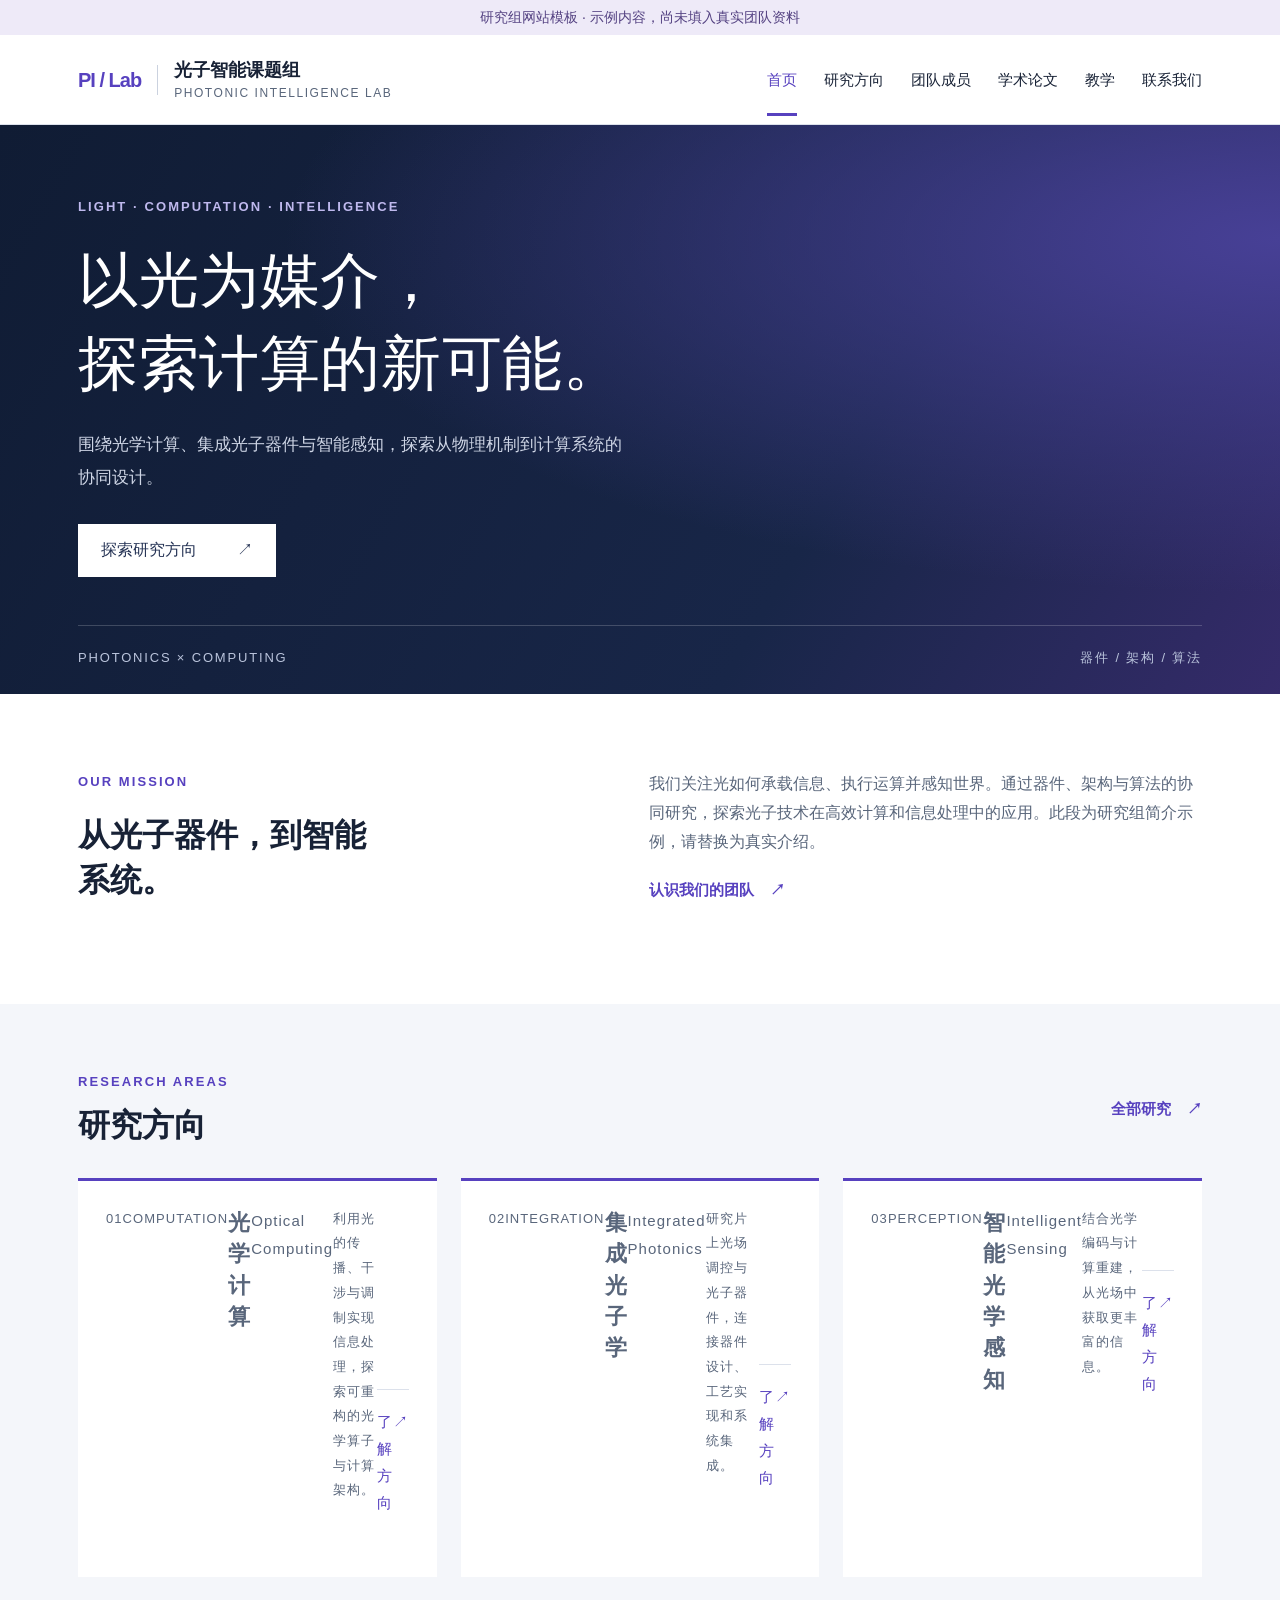
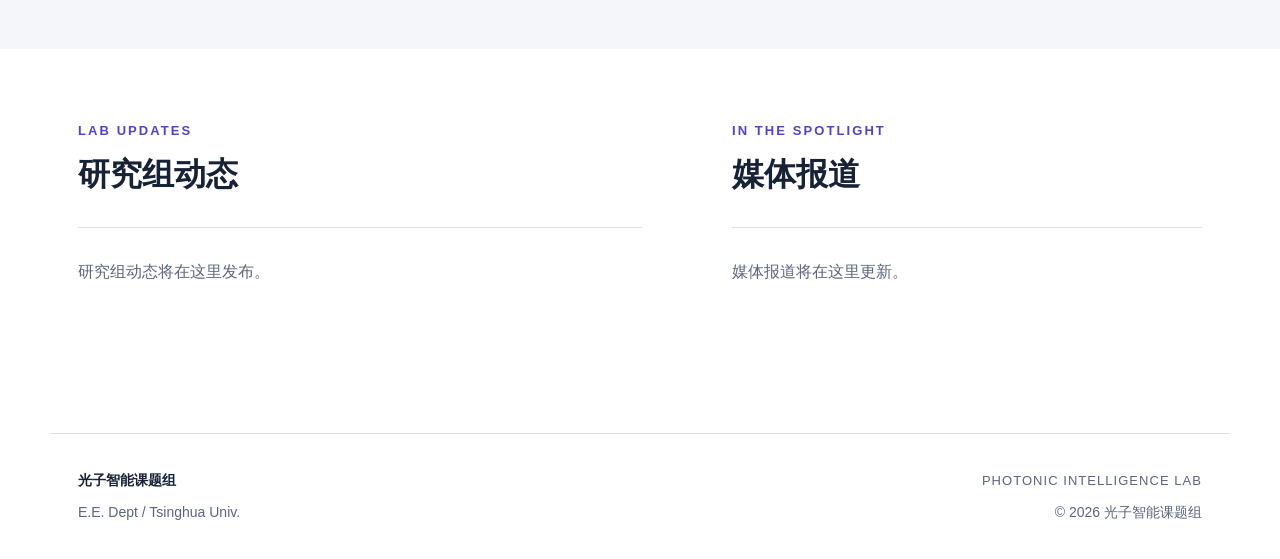
<file: index.html>
<!doctype html>
<html lang="zh-CN"><head><meta charset="utf-8"><meta name="viewport" content="width=device-width,initial-scale=1"><meta name="description" content="探索光子与智能的交汇：光学计算、集成光子学与智能感知。"><meta name="color-scheme" content="light"><title>首页 | 光子智能课题组</title><link rel="stylesheet" href="style.css"><script src="main.js" defer></script></head>
<body><a class="skip" href="#main">跳转至正文</a><div class="demo">研究组网站模板 · 示例内容，尚未填入真实团队资料</div><header><div class="header-inner"><a class="brand" href="index.html"><span class="monogram">PI / Lab</span><span>光子智能课题组<small>PHOTONIC INTELLIGENCE LAB</small></span></a><button class="menu-toggle" aria-expanded="false" aria-controls="navigation">菜单 <span aria-hidden="true">☰</span></button><nav id="navigation" aria-label="主导航"><a href="index.html" aria-current=page>首页</a><a href="research.html" >研究方向</a><a href="people.html" >团队成员</a><a href="publications.html" >学术论文</a><a href="teaching.html" >教学</a><a href="contact.html" >联系我们</a></nav></div></header>
<main id="main"><section class="hero"><div class="hero-inner"><p class="eyebrow">LIGHT · COMPUTATION · INTELLIGENCE</p><h1>以光为媒介，<br>探索计算的新可能。</h1><p>围绕光学计算、集成光子器件与智能感知，探索从物理机制到计算系统的协同设计。</p><a class="button" href="research.html">探索研究方向 <span aria-hidden="true">↗</span></a><div class="hero-bottom"><span>PHOTONICS × COMPUTING</span><span>器件 / 架构 / 算法</span></div></div></section>
<section class="wrap mission"><div><p class="eyebrow">OUR MISSION</p><h2>从光子器件，到智能系统。</h2></div><div><p>我们关注光如何承载信息、执行运算并感知世界。通过器件、架构与算法的协同研究，探索光子技术在高效计算和信息处理中的应用。此段为研究组简介示例，请替换为真实介绍。</p><a class="text-link" href="people.html">认识我们的团队 <span aria-hidden="true">↗</span></a></div></section>
<section class="research-section"><div class="wrap"><div class="section-title"><div><p class="eyebrow">RESEARCH AREAS</p><h2>研究方向</h2></div><a class="text-link" href="research.html">全部研究 <span aria-hidden="true">↗</span></a></div><div class="research-grid"><a class="research-card" href="research.html#r1"><span class="card-top"><span>01</span><span>COMPUTATION</span><h3>光学计算</h3><p class="english">Optical Computing</p><p>利用光的传播、干涉与调制实现信息处理，探索可重构的光学算子与计算架构。</p><span class="card-end">了解方向 <span aria-hidden="true">↗</span></span></a><a class="research-card" href="research.html#r2"><span class="card-top"><span>02</span><span>INTEGRATION</span><h3>集成光子学</h3><p class="english">Integrated Photonics</p><p>研究片上光场调控与光子器件，连接器件设计、工艺实现和系统集成。</p><span class="card-end">了解方向 <span aria-hidden="true">↗</span></span></a><a class="research-card" href="research.html#r3"><span class="card-top"><span>03</span><span>PERCEPTION</span><h3>智能光学感知</h3><p class="english">Intelligent Sensing</p><p>结合光学编码与计算重建，从光场中获取更丰富的信息。</p><span class="card-end">了解方向 <span aria-hidden="true">↗</span></span></a></div></div></section>
<section class="wrap news-grid"><div><div class="section-title"><div><p class="eyebrow">LAB UPDATES</p><h2>研究组动态</h2></div></div><p class="empty">研究组动态将在这里发布。</p></div><div><div class="section-title"><div><p class="eyebrow">IN THE SPOTLIGHT</p><h2>媒体报道</h2></div></div><p class="empty">媒体报道将在这里更新。</p></div></section></main><footer><div><strong>光子智能课题组</strong><p>E.E. Dept / Tsinghua Univ.</p></div><div class="footer-right"><span>PHOTONIC INTELLIGENCE LAB</span><p>© <span id="year">2026</span> 光子智能课题组</p></div></footer></body></html>
</file>
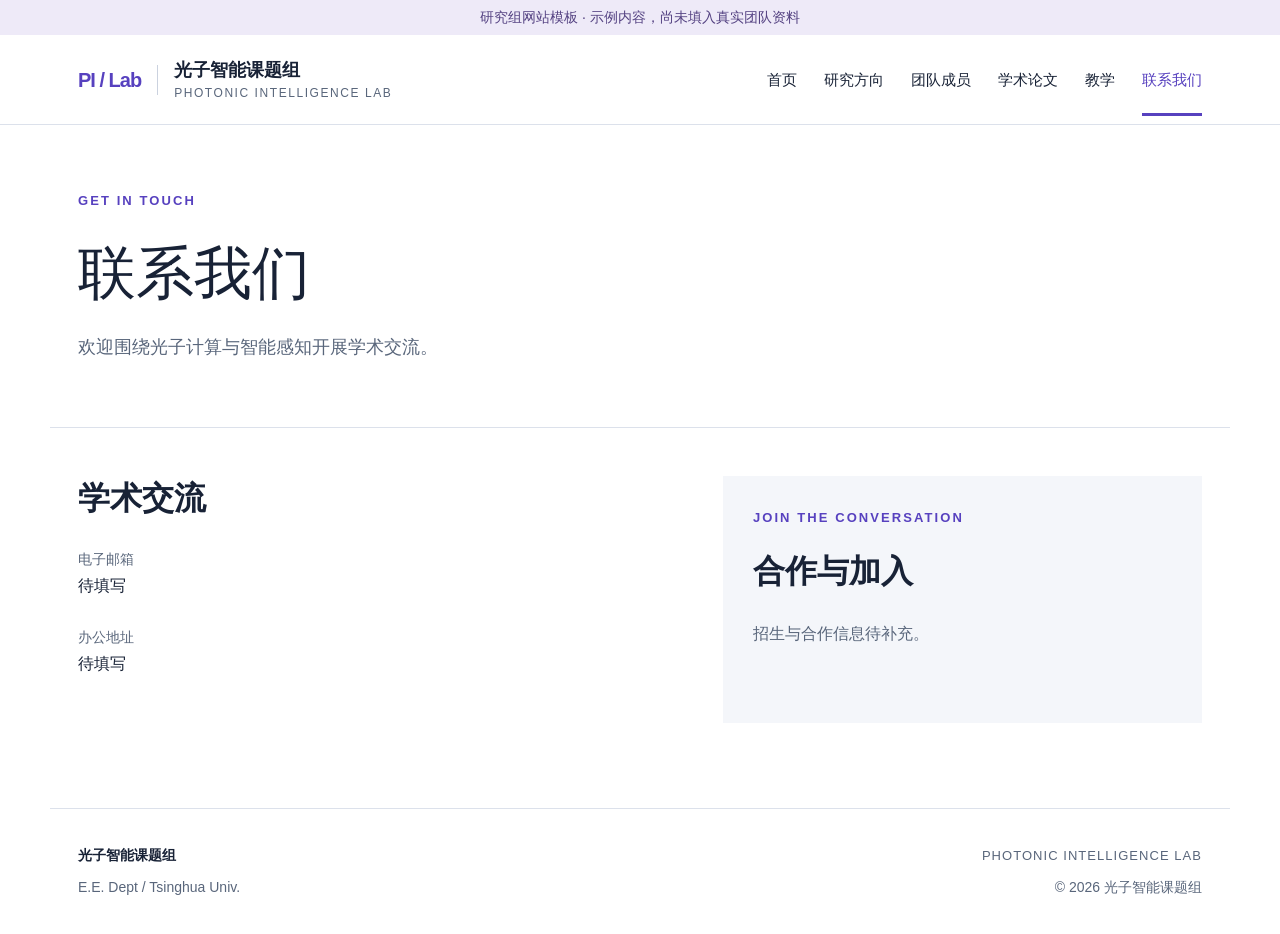
<file: contact.html>
<!doctype html>
<html lang="zh-CN"><head><meta charset="utf-8"><meta name="viewport" content="width=device-width,initial-scale=1"><meta name="description" content="探索光子与智能的交汇：光学计算、集成光子学与智能感知。"><meta name="color-scheme" content="light"><title>联系我们 | 光子智能课题组</title><link rel="stylesheet" href="style.css"><script src="main.js" defer></script></head>
<body><a class="skip" href="#main">跳转至正文</a><div class="demo">研究组网站模板 · 示例内容，尚未填入真实团队资料</div><header><div class="header-inner"><a class="brand" href="index.html"><span class="monogram">PI / Lab</span><span>光子智能课题组<small>PHOTONIC INTELLIGENCE LAB</small></span></a><button class="menu-toggle" aria-expanded="false" aria-controls="navigation">菜单 <span aria-hidden="true">☰</span></button><nav id="navigation" aria-label="主导航"><a href="index.html" >首页</a><a href="research.html" >研究方向</a><a href="people.html" >团队成员</a><a href="publications.html" >学术论文</a><a href="teaching.html" >教学</a><a href="contact.html" aria-current=page>联系我们</a></nav></div></header>
<main id="main"><section class="page-head wrap"><p class="eyebrow">GET IN TOUCH</p><h1>联系我们</h1><p class="lead">欢迎围绕光子计算与智能感知开展学术交流。</p></section><section class="wrap page-content contact-grid"><div><h2>学术交流</h2><dl><dt>电子邮箱</dt><dd>待填写</dd><dt>办公地址</dt><dd>待填写</dd></dl></div><aside><p class="eyebrow">JOIN THE CONVERSATION</p><h2>合作与加入</h2><p>招生与合作信息待补充。</p></aside></section></main><footer><div><strong>光子智能课题组</strong><p>E.E. Dept / Tsinghua Univ.</p></div><div class="footer-right"><span>PHOTONIC INTELLIGENCE LAB</span><p>© <span id="year">2026</span> 光子智能课题组</p></div></footer></body></html>
</file>
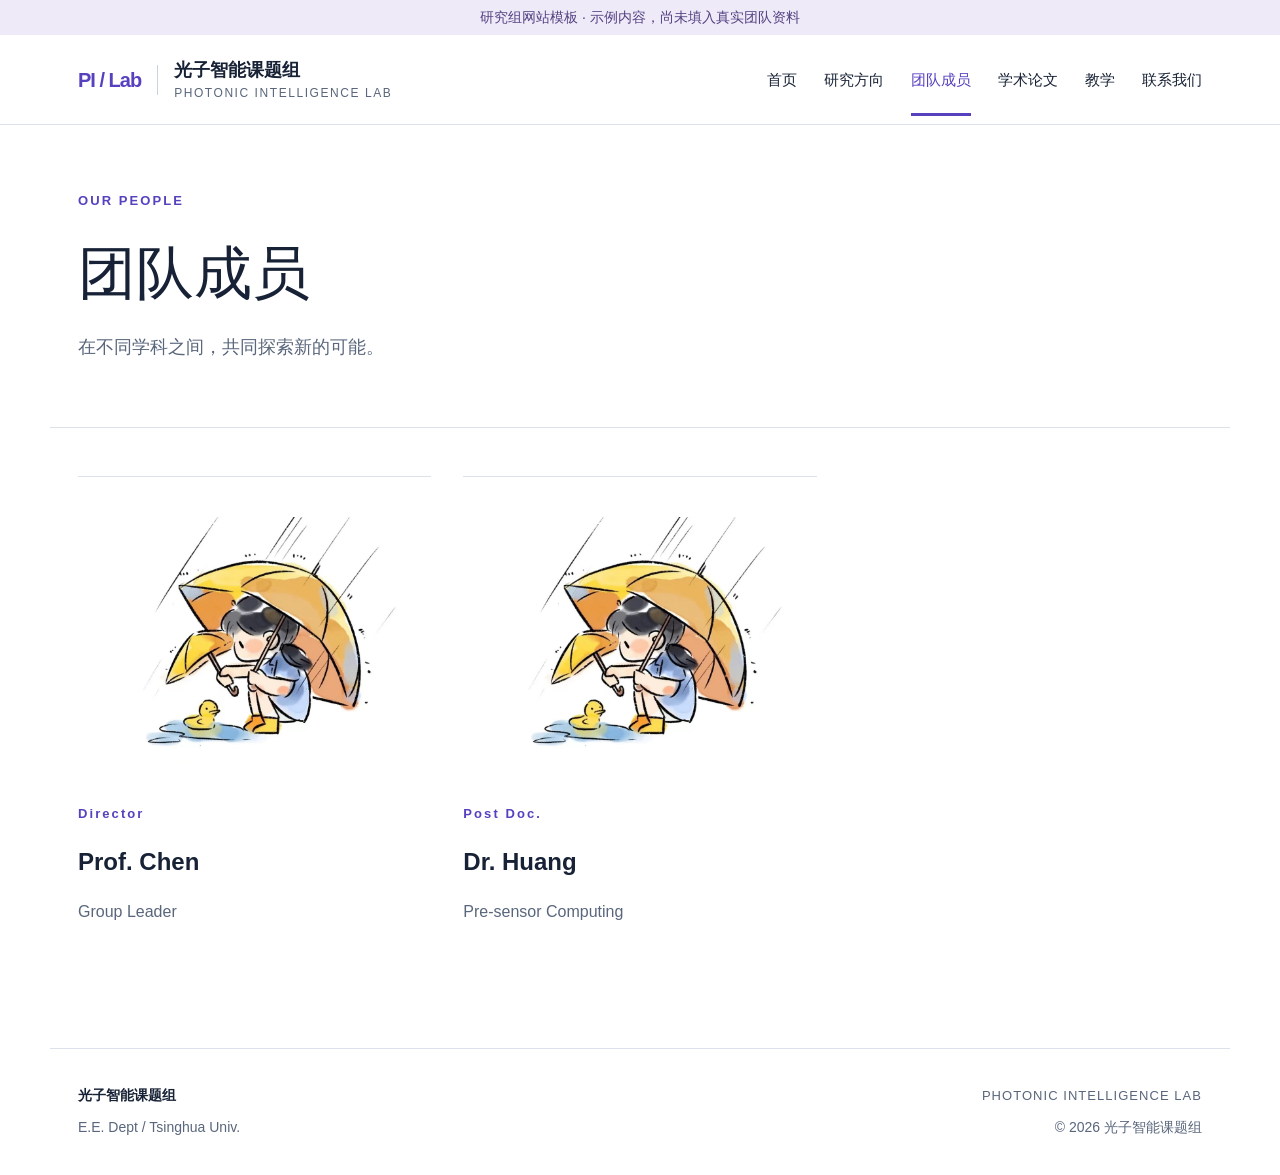
<file: people.html>
<!doctype html>
<html lang="zh-CN"><head><meta charset="utf-8"><meta name="viewport" content="width=device-width,initial-scale=1"><meta name="description" content="探索光子与智能的交汇：光学计算、集成光子学与智能感知。"><meta name="color-scheme" content="light"><title>团队成员 | 光子智能课题组</title><link rel="stylesheet" href="style.css"><script src="main.js" defer></script></head>
<body><a class="skip" href="#main">跳转至正文</a><div class="demo">研究组网站模板 · 示例内容，尚未填入真实团队资料</div><header><div class="header-inner"><a class="brand" href="index.html"><span class="monogram">PI / Lab</span><span>光子智能课题组<small>PHOTONIC INTELLIGENCE LAB</small></span></a><button class="menu-toggle" aria-expanded="false" aria-controls="navigation">菜单 <span aria-hidden="true">☰</span></button><nav id="navigation" aria-label="主导航"><a href="index.html" >首页</a><a href="research.html" >研究方向</a><a href="people.html" aria-current=page>团队成员</a><a href="publications.html" >学术论文</a><a href="teaching.html" >教学</a><a href="contact.html" >联系我们</a></nav></div></header>
<main id="main"><section class="page-head wrap"><p class="eyebrow">OUR PEOPLE</p><h1>团队成员</h1><p class="lead">在不同学科之间，共同探索新的可能。</p></section><section class="wrap page-content people-grid"><article class="person"><img class="content-image" src="assets/Prof.jpg" alt="Prof. Chen" loading="lazy" width="800" height="500"><p class="eyebrow">Director</p><h2>Prof. Chen</h2><p>Group Leader</p></article><article class="person"><img class="content-image" src="assets/PostD.jpg" alt="Dr. Huang" loading="lazy" width="800" height="500"><p class="eyebrow">Post Doc.</p><h2>Dr. Huang</h2><p>Pre-sensor Computing</p></article></section></main><footer><div><strong>光子智能课题组</strong><p>E.E. Dept / Tsinghua Univ.</p></div><div class="footer-right"><span>PHOTONIC INTELLIGENCE LAB</span><p>© <span id="year">2026</span> 光子智能课题组</p></div></footer></body></html>
</file>
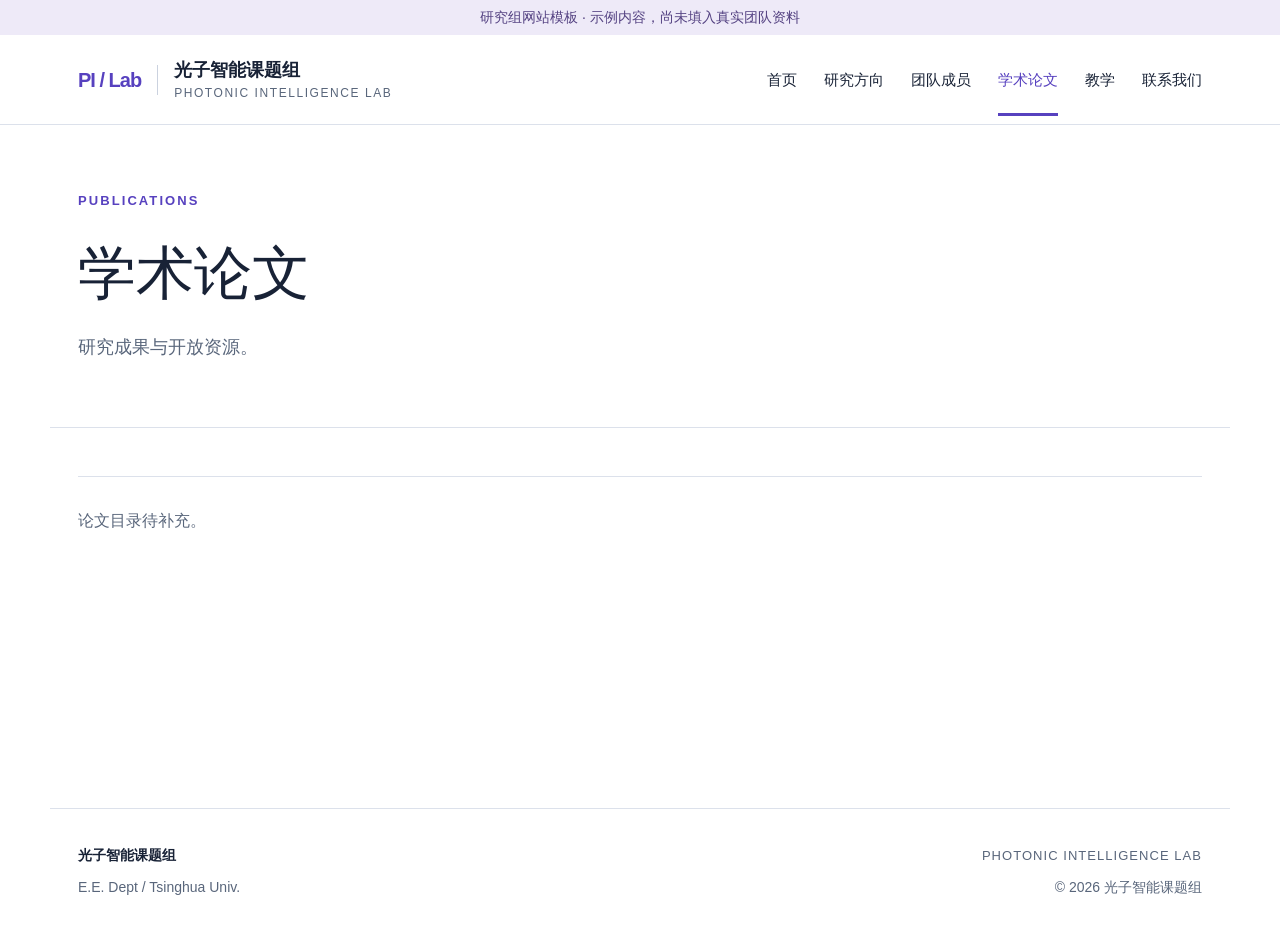
<file: publications.html>
<!doctype html>
<html lang="zh-CN"><head><meta charset="utf-8"><meta name="viewport" content="width=device-width,initial-scale=1"><meta name="description" content="探索光子与智能的交汇：光学计算、集成光子学与智能感知。"><meta name="color-scheme" content="light"><title>学术论文 | 光子智能课题组</title><link rel="stylesheet" href="style.css"><script src="main.js" defer></script></head>
<body><a class="skip" href="#main">跳转至正文</a><div class="demo">研究组网站模板 · 示例内容，尚未填入真实团队资料</div><header><div class="header-inner"><a class="brand" href="index.html"><span class="monogram">PI / Lab</span><span>光子智能课题组<small>PHOTONIC INTELLIGENCE LAB</small></span></a><button class="menu-toggle" aria-expanded="false" aria-controls="navigation">菜单 <span aria-hidden="true">☰</span></button><nav id="navigation" aria-label="主导航"><a href="index.html" >首页</a><a href="research.html" >研究方向</a><a href="people.html" >团队成员</a><a href="publications.html" aria-current=page>学术论文</a><a href="teaching.html" >教学</a><a href="contact.html" >联系我们</a></nav></div></header>
<main id="main"><section class="page-head wrap"><p class="eyebrow">PUBLICATIONS</p><h1>学术论文</h1><p class="lead">研究成果与开放资源。</p></section><section class="wrap page-content"><p class="empty">论文目录待补充。</p></section></main><footer><div><strong>光子智能课题组</strong><p>E.E. Dept / Tsinghua Univ.</p></div><div class="footer-right"><span>PHOTONIC INTELLIGENCE LAB</span><p>© <span id="year">2026</span> 光子智能课题组</p></div></footer></body></html>
</file>
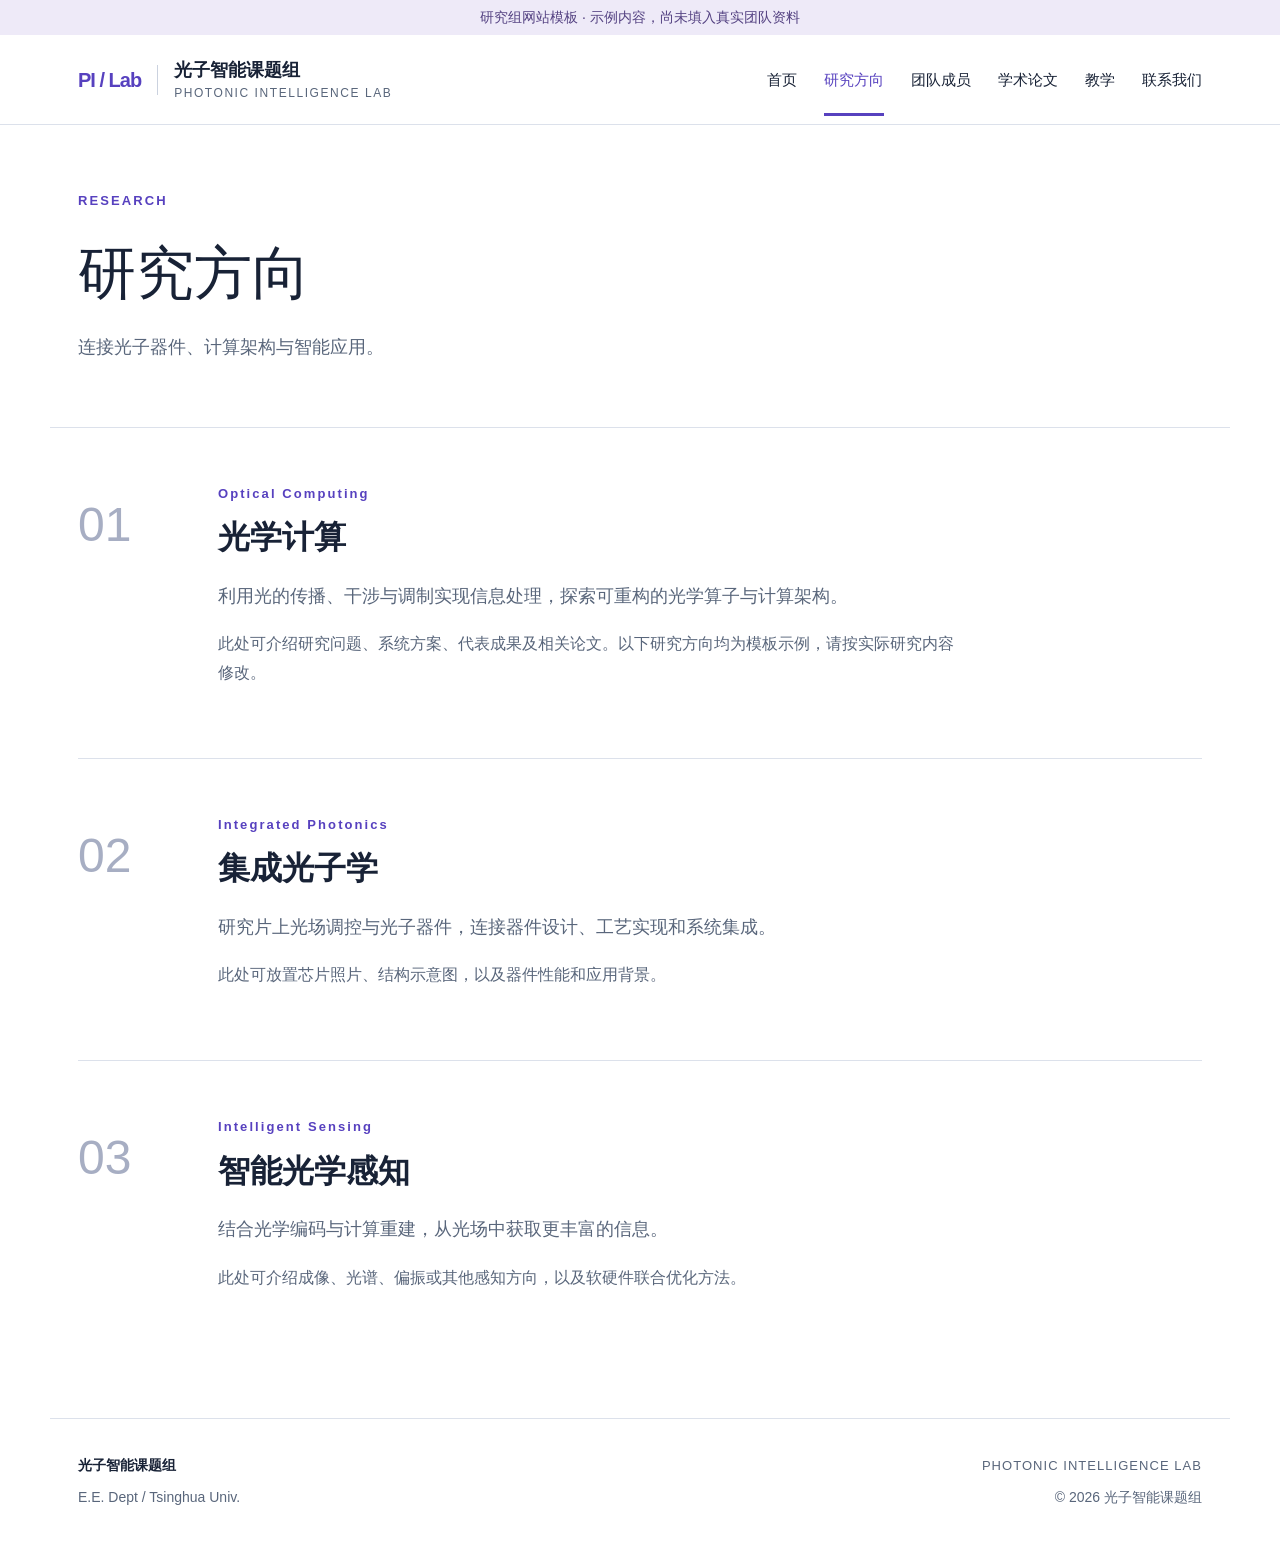
<file: research.html>
<!doctype html>
<html lang="zh-CN"><head><meta charset="utf-8"><meta name="viewport" content="width=device-width,initial-scale=1"><meta name="description" content="探索光子与智能的交汇：光学计算、集成光子学与智能感知。"><meta name="color-scheme" content="light"><title>研究方向 | 光子智能课题组</title><link rel="stylesheet" href="style.css"><script src="main.js" defer></script></head>
<body><a class="skip" href="#main">跳转至正文</a><div class="demo">研究组网站模板 · 示例内容，尚未填入真实团队资料</div><header><div class="header-inner"><a class="brand" href="index.html"><span class="monogram">PI / Lab</span><span>光子智能课题组<small>PHOTONIC INTELLIGENCE LAB</small></span></a><button class="menu-toggle" aria-expanded="false" aria-controls="navigation">菜单 <span aria-hidden="true">☰</span></button><nav id="navigation" aria-label="主导航"><a href="index.html" >首页</a><a href="research.html" aria-current=page>研究方向</a><a href="people.html" >团队成员</a><a href="publications.html" >学术论文</a><a href="teaching.html" >教学</a><a href="contact.html" >联系我们</a></nav></div></header>
<main id="main"><section class="page-head wrap"><p class="eyebrow">RESEARCH</p><h1>研究方向</h1><p class="lead">连接光子器件、计算架构与智能应用。</p></section><section class="wrap research-list"><article id="r1" class="research-row"><span class="research-number">01</span><div><p class="eyebrow">Optical Computing</p><h2>光学计算</h2><p class="lead">利用光的传播、干涉与调制实现信息处理，探索可重构的光学算子与计算架构。</p><p>此处可介绍研究问题、系统方案、代表成果及相关论文。以下研究方向均为模板示例，请按实际研究内容修改。</p></div></article><article id="r2" class="research-row"><span class="research-number">02</span><div><p class="eyebrow">Integrated Photonics</p><h2>集成光子学</h2><p class="lead">研究片上光场调控与光子器件，连接器件设计、工艺实现和系统集成。</p><p>此处可放置芯片照片、结构示意图，以及器件性能和应用背景。</p></div></article><article id="r3" class="research-row"><span class="research-number">03</span><div><p class="eyebrow">Intelligent Sensing</p><h2>智能光学感知</h2><p class="lead">结合光学编码与计算重建，从光场中获取更丰富的信息。</p><p>此处可介绍成像、光谱、偏振或其他感知方向，以及软硬件联合优化方法。</p></div></article></section></main><footer><div><strong>光子智能课题组</strong><p>E.E. Dept / Tsinghua Univ.</p></div><div class="footer-right"><span>PHOTONIC INTELLIGENCE LAB</span><p>© <span id="year">2026</span> 光子智能课题组</p></div></footer></body></html>
</file>
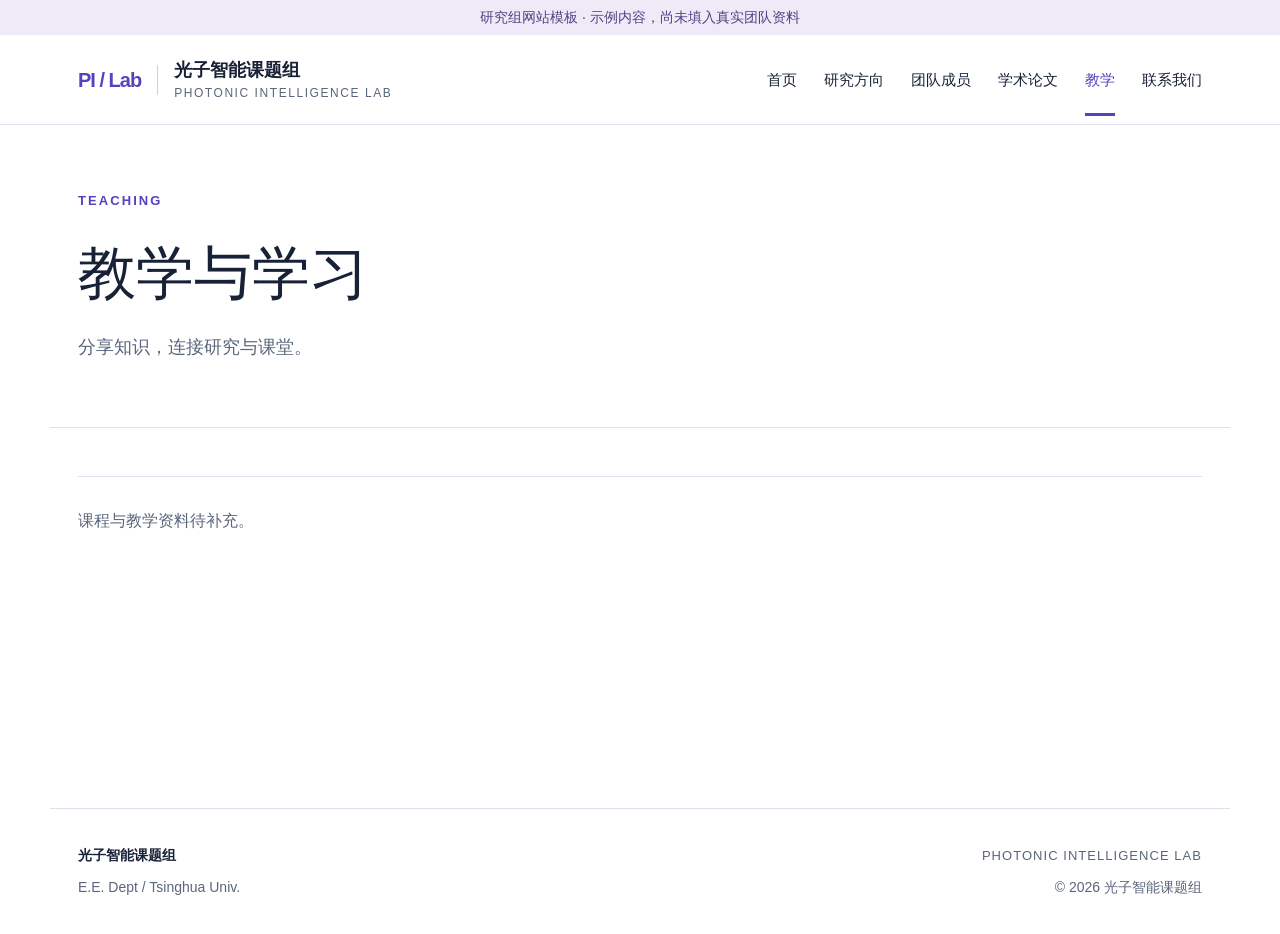
<file: teaching.html>
<!doctype html>
<html lang="zh-CN"><head><meta charset="utf-8"><meta name="viewport" content="width=device-width,initial-scale=1"><meta name="description" content="探索光子与智能的交汇：光学计算、集成光子学与智能感知。"><meta name="color-scheme" content="light"><title>教学 | 光子智能课题组</title><link rel="stylesheet" href="style.css"><script src="main.js" defer></script></head>
<body><a class="skip" href="#main">跳转至正文</a><div class="demo">研究组网站模板 · 示例内容，尚未填入真实团队资料</div><header><div class="header-inner"><a class="brand" href="index.html"><span class="monogram">PI / Lab</span><span>光子智能课题组<small>PHOTONIC INTELLIGENCE LAB</small></span></a><button class="menu-toggle" aria-expanded="false" aria-controls="navigation">菜单 <span aria-hidden="true">☰</span></button><nav id="navigation" aria-label="主导航"><a href="index.html" >首页</a><a href="research.html" >研究方向</a><a href="people.html" >团队成员</a><a href="publications.html" >学术论文</a><a href="teaching.html" aria-current=page>教学</a><a href="contact.html" >联系我们</a></nav></div></header>
<main id="main"><section class="page-head wrap"><p class="eyebrow">TEACHING</p><h1>教学与学习</h1><p class="lead">分享知识，连接研究与课堂。</p></section><section class="wrap page-content"><p class="empty">课程与教学资料待补充。</p></section></main><footer><div><strong>光子智能课题组</strong><p>E.E. Dept / Tsinghua Univ.</p></div><div class="footer-right"><span>PHOTONIC INTELLIGENCE LAB</span><p>© <span id="year">2026</span> 光子智能课题组</p></div></footer></body></html>
</file>
<file: style.css>
:root{--ink:#182236;--muted:#59667b;--accent:#5741bf;--line:#dce1eb;--soft:#f4f6fa;--max:1180px}*{box-sizing:border-box}html{scroll-behavior:smooth;scroll-padding-top:110px}body{margin:0;color:var(--ink);font:16px/1.8 -apple-system,BlinkMacSystemFont,"Segoe UI","PingFang SC","Microsoft YaHei",sans-serif}a{color:inherit;text-decoration:none}a,button{touch-action:manipulation}a:focus-visible,button:focus-visible{outline:3px solid #a990ff;outline-offset:5px}p,h1,h2,h3{margin-top:0}p{color:var(--muted)}h1,h2,h3{line-height:1.4}h2{font-size:clamp(1.6rem,3vw,2rem);font-weight:650}h3{font-size:1.2rem}.wrap{max-width:var(--max);margin:auto;padding-left:28px;padding-right:28px}.demo{text-align:center;background:#eeeaf8;color:#544282;font-size:.875rem;padding:5px 16px}header{position:sticky;top:0;z-index:10;background:#fffffff5;border-bottom:1px solid var(--line)}.header-inner{max-width:var(--max);margin:auto;padding:22px 28px;display:flex;justify-content:space-between;align-items:center;gap:24px}.brand{display:flex;gap:16px;align-items:center;font-weight:700;font-size:1.125rem;line-height:1.5}.brand small{display:block;font-size:.75rem;letter-spacing:.13em;color:var(--muted);font-weight:500}.monogram{border-right:1px solid #cbd2df;padding-right:16px;color:var(--accent);font-size:1.25rem;font-weight:800;letter-spacing:-.05em;white-space:nowrap}nav{display:flex;gap:27px;font-size:.9375rem}nav a{position:relative;white-space:nowrap}nav a:hover,nav a[aria-current]{color:var(--accent)}nav a[aria-current]:after{content:"";position:absolute;bottom:-23px;left:0;right:0;height:3px;background:var(--accent)}.menu-toggle{display:none}.hero{background:radial-gradient(ellipse at 100% 20%,#474096 0,transparent 55%),linear-gradient(120deg,#101c34,#182648 65%,#352b6a);color:white}.hero-inner{max-width:var(--max);margin:auto;padding:70px 28px 25px}.eyebrow{font-size:.8125rem;font-weight:650;letter-spacing:.16em;color:var(--accent);margin-bottom:20px}.hero .eyebrow{color:#bfb9ee}.hero h1{font-size:clamp(2.25rem,4.7vw,4.125rem);font-weight:550;line-height:1.38;letter-spacing:.01em;margin-bottom:23px}.hero p:not(.eyebrow){color:#ced5e5;max-width:560px;font-size:1.0625rem;line-height:1.95}.button{display:inline-flex;gap:40px;align-items:center;background:#fff;color:#243254;padding:12px 23px;margin:13px 0 48px}.button:hover{background:#e5e2fb}.hero-bottom{display:flex;justify-content:space-between;border-top:1px solid #ffffff30;padding-top:20px;font-size:.8125rem;letter-spacing:.14em;color:#bac4dc}.mission{display:grid;grid-template-columns:1fr 1.15fr;gap:90px;padding-top:76px;padding-bottom:74px}.mission h2{max-width:310px}.mission p{margin-bottom:20px}.text-link{font-weight:600;color:var(--accent);font-size:.9375rem}.text-link:hover{text-decoration:underline}.text-link span{margin-left:12px}.research-section{background:var(--soft);padding:66px 0 72px}.section-title{display:flex;align-items:center;justify-content:space-between;gap:20px;margin-bottom:30px}.section-title h2{margin:0}.section-title .eyebrow{margin-bottom:10px}.research-grid{display:grid;grid-template-columns:repeat(3,1fr);gap:24px}.research-card{background:white;border-top:3px solid var(--accent);padding:26px 28px;display:flex;flex-direction:column;transition:transform .2s,box-shadow .2s}.research-card:hover{transform:translateY(-4px);box-shadow:0 14px 36px #14254312}.card-top{display:flex;justify-content:space-between;color:var(--muted);font-size:.8125rem;letter-spacing:.08em;margin-bottom:35px}.research-card h3{font-size:1.4rem;margin-bottom:2px}.english{font-size:.9375rem;margin-bottom:20px}.research-card p{line-height:1.9}.card-end{margin-top:auto;padding-top:18px;border-top:1px solid var(--line);font-size:.9375rem;color:var(--accent);display:flex;justify-content:space-between}.news-grid{display:grid;grid-template-columns:1.2fr 1fr;gap:90px;padding-top:70px;padding-bottom:85px}.empty{border-top:1px solid var(--line);padding:30px 0 45px;width:100%;color:var(--muted)}.update{padding:22px 0;border-top:1px solid var(--line)}.update time{color:var(--muted);font-size:.875rem}.update h3{margin:10px 0}.update p{margin:0}.page-head{padding-top:64px;padding-bottom:45px;border-bottom:1px solid var(--line)}.page-head h1{font-size:clamp(2.3rem,5vw,3.6rem);margin-bottom:18px;font-weight:550}.lead{font-size:1.125rem;max-width:720px}.page-content{padding-top:48px;padding-bottom:85px;min-height:380px}.research-row{display:grid;grid-template-columns:100px 1fr;gap:40px;padding:54px 0;border-bottom:1px solid var(--line)}.research-row:last-child{border:0}.research-row h2{margin-bottom:20px}.research-row .eyebrow{margin-bottom:10px}.research-number{font-size:3rem;color:#a7aec3;font-weight:300}.research-list{padding-bottom:55px}.research-row p{max-width:740px}.content-image{width:100%;height:auto;object-fit:cover;display:block;margin:20px 0}.people-grid{display:grid;grid-template-columns:repeat(3,1fr);gap:32px}.people-grid>.empty{grid-column:1/-1}.person{border-top:1px solid var(--line);padding:20px 0}.person .content-image{aspect-ratio:4/3;object-fit:cover}.person h2{font-size:1.5rem}.publication-year{display:grid;grid-template-columns:100px 1fr;gap:35px;margin-bottom:30px}.publication{padding:0 0 28px;margin:0 0 28px;border-bottom:1px solid var(--line)}.publication p{margin-bottom:6px}.venue{font-style:italic}.pub-links{display:flex;gap:24px;flex-wrap:wrap}.course{padding-bottom:30px;margin-bottom:30px;border-bottom:1px solid var(--line)}.contact-grid{display:grid;grid-template-columns:1.2fr 1fr;gap:70px}.contact-grid aside{background:var(--soft);padding:30px}.contact-grid dt{font-size:.875rem;color:var(--muted);margin-top:24px}.contact-grid dd{margin-left:0;overflow-wrap:anywhere}footer{max-width:var(--max);margin:auto;display:flex;justify-content:space-between;gap:32px;padding:34px 28px;border-top:1px solid var(--line);font-size:.875rem}footer p{margin:7px 0 0}.footer-right{text-align:right;color:var(--muted)}.footer-right>span{letter-spacing:.08em;font-size:.8125rem}.skip{position:fixed;top:-100px;left:20px;z-index:100;padding:10px;background:white}.skip:focus{top:10px}h1,h2,h3,p,a{overflow-wrap:break-word}
@media(max-width:1000px){nav{gap:16px}.brand small{letter-spacing:0}.monogram{display:none}.mission,.news-grid{gap:40px}.research-card{padding:22px}.header-inner{gap:16px}}
@media(max-width:760px){.header-inner{flex-wrap:wrap;padding:17px 22px}.brand{font-size:1rem}.brand small{font-size:.75rem}.menu-toggle{display:block;border:1px solid var(--line);padding:7px 12px;background:white;color:var(--ink);font:inherit;font-size:.875rem}.js nav{display:none}.js nav.open,nav{display:grid;grid-template-columns:repeat(3,1fr);width:100%;gap:8px 18px;padding-top:12px}nav a{padding:6px 0}nav a[aria-current]:after{bottom:0;right:auto;width:24px}.wrap{padding-left:22px;padding-right:22px}.hero-inner{padding:48px 22px 22px}.hero h1{font-size:clamp(2rem,8vw,3.5rem)}.hero-bottom{letter-spacing:.02em;gap:15px;flex-wrap:wrap}.mission,.news-grid,.contact-grid{grid-template-columns:1fr;gap:28px}.mission{padding-top:46px;padding-bottom:46px}.mission h2{max-width:none;margin-bottom:0}.research-grid,.people-grid{grid-template-columns:1fr}.research-section{padding:46px 0}.card-top{margin-bottom:22px}.news-grid{padding-top:46px;padding-bottom:30px}.page-head{padding-top:42px}.research-row{grid-template-columns:42px 1fr;gap:18px;padding:35px 0}.research-number{font-size:2rem}.publication-year{grid-template-columns:1fr;gap:12px}.page-content{padding-top:35px;padding-bottom:45px}footer{flex-direction:column;gap:20px;padding:30px 22px}.footer-right{text-align:left}.section-title{align-items:flex-end}.demo{font-size:.75rem}}
@media(prefers-reduced-motion:reduce){html{scroll-behavior:auto}*{transition:none!important}}
</file>
